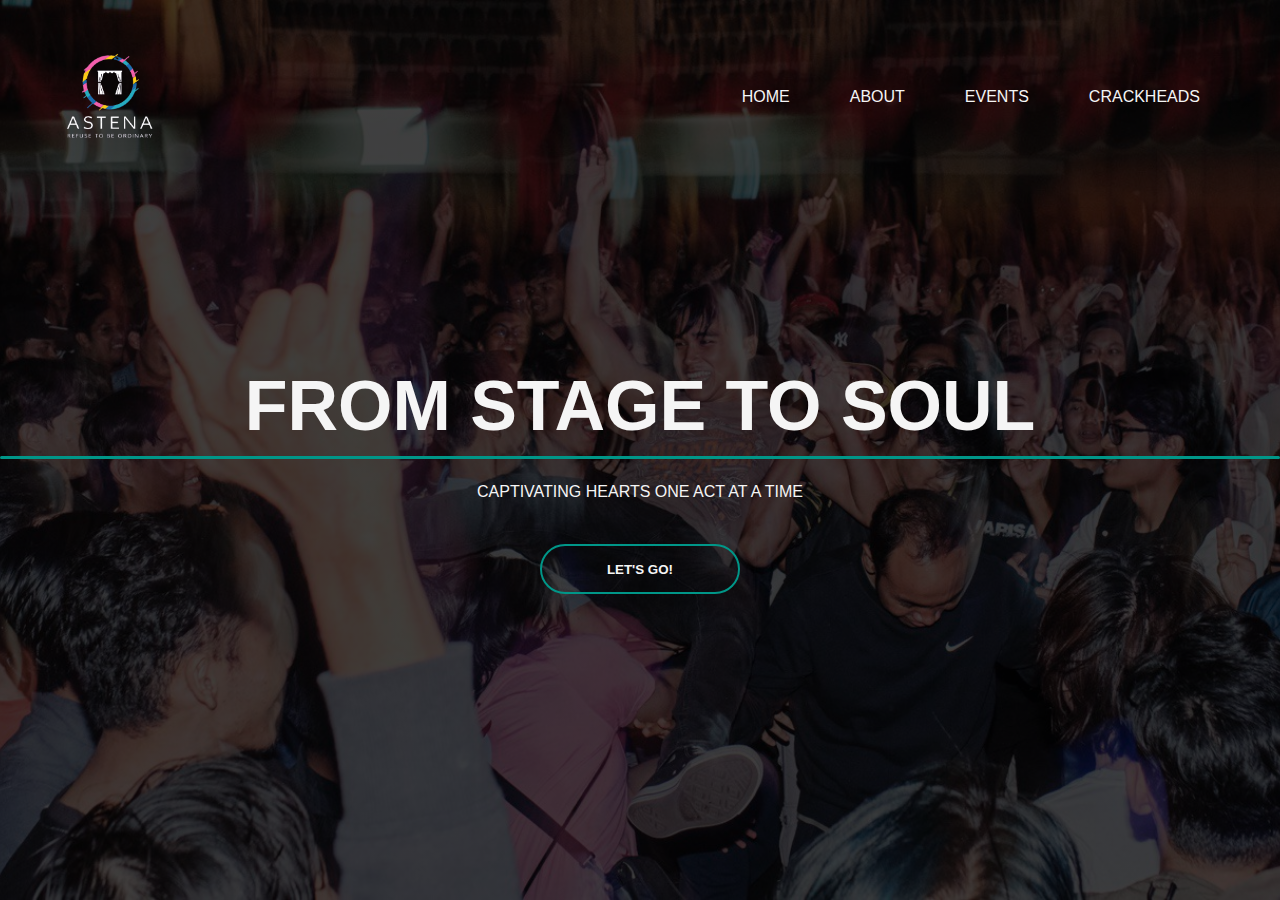
<file: index.html>
<!DOCTYPE html>
<html lang="en">
<head>
    <meta charset="UTF-8">
    <meta http-equiv=“X-UA-Compatible” content=“ie=edge”>
    <meta name=“viewport” content=“width=device-width, initial-scale=1.0”>
    <title>Sunny Rain</title>
    <!-- ==== CSS ==== -->
    <link rel="stylesheet" type="text/css" href="style.css">
</head>
<body>
     <!-- Navbar -->
    <nav class="navbar">
        <img src="astena_logo.png" class="logo">
        <ul class="nav-links">
            <li><a href="#">Home</a></li>
            <li><a href="#">About</a></li>
            <li><a href="#">Events</a></li>
            <li><a href="#">Crackheads</a></li>
        </ul>
        <img src="menu-btn.png" alt="" class="menu-btn">
    </nav>

    <header>
        <div class="header-content">
            <h1>From Stage to Soul</h1>
            <div class="line"></div>
            <p>Captivating Hearts One Act at a Time</p>
            <div>
                <button type="button"><span></span>LET'S GO!</button>
            </div>
        </div>
    </header>


    <script>
        const menuBtn = document.querySelector('.menu-btn')
        const navlinks = document.querySelector('.nav-links')

        menuBtn.addEventListener('click', () => {
            navlinks.classList.toggle('mobile-menu')
        })
    </script>
</body>
</html>
</file>
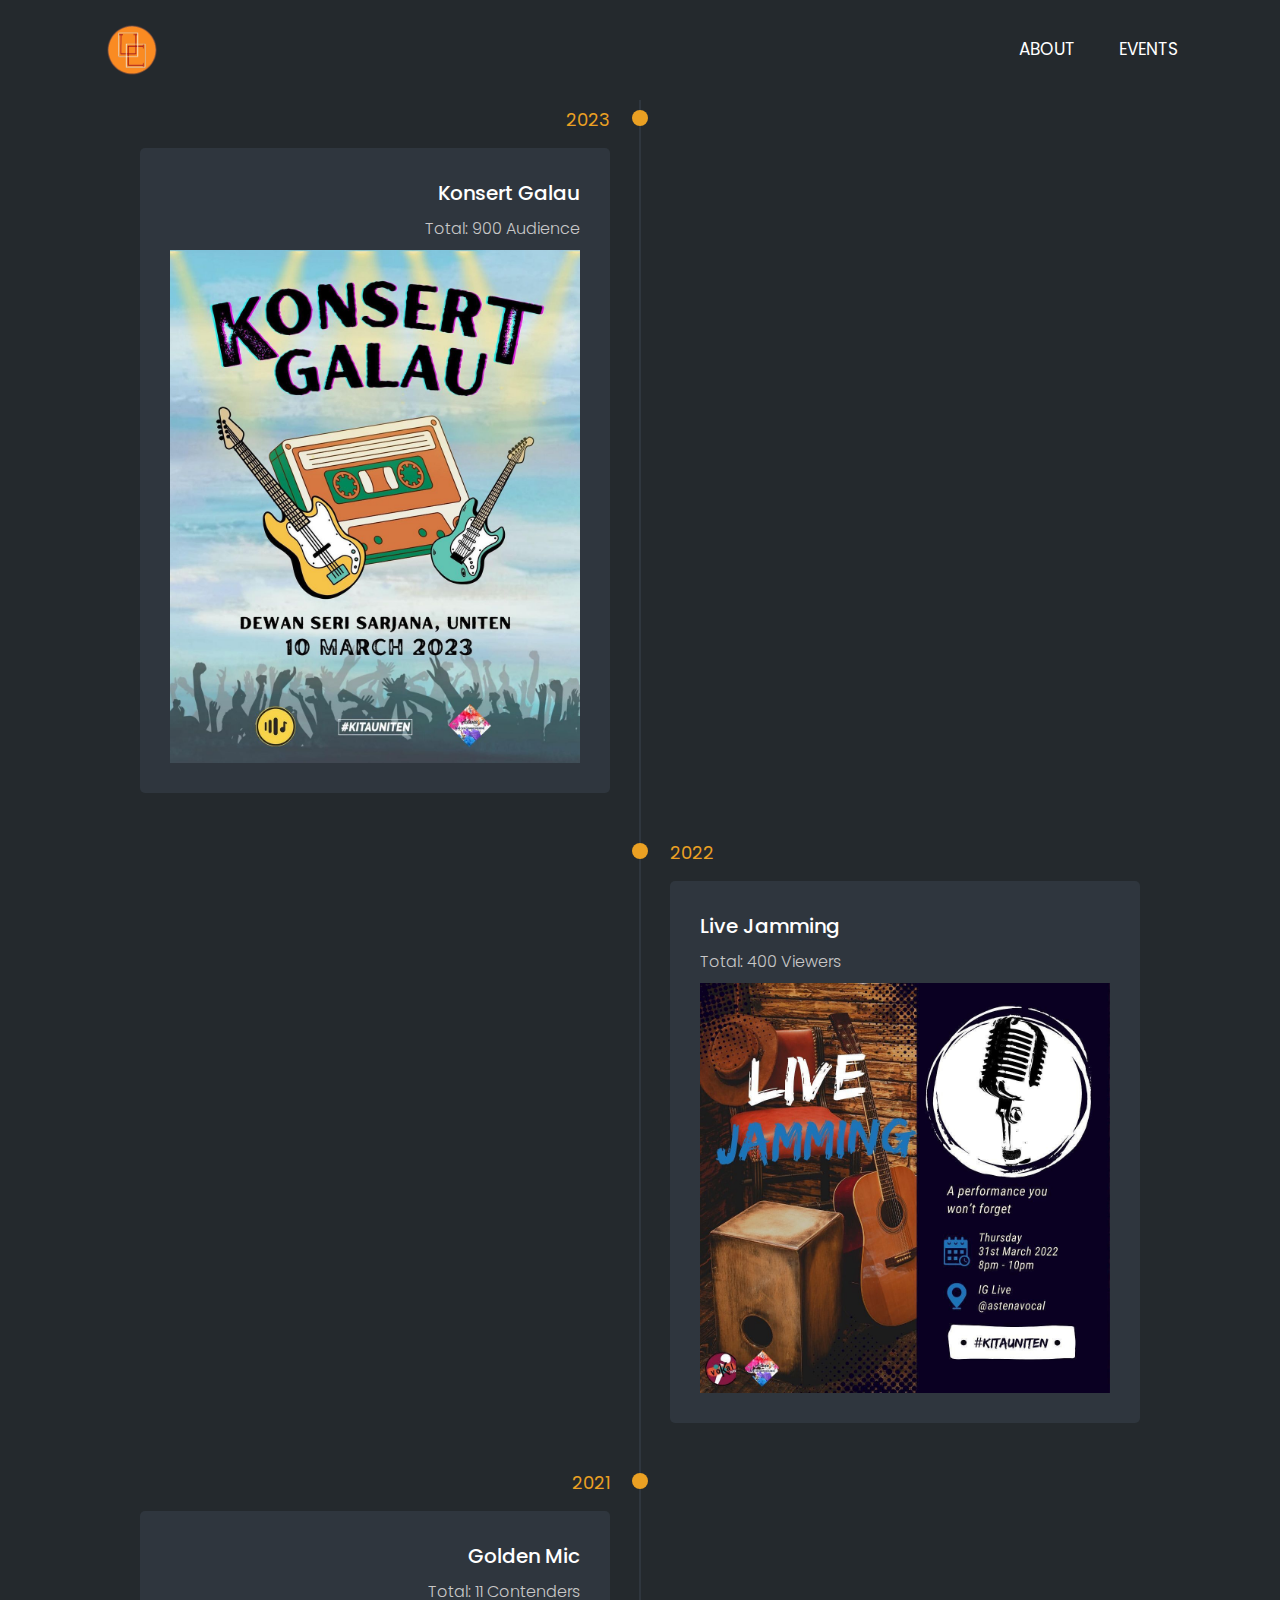
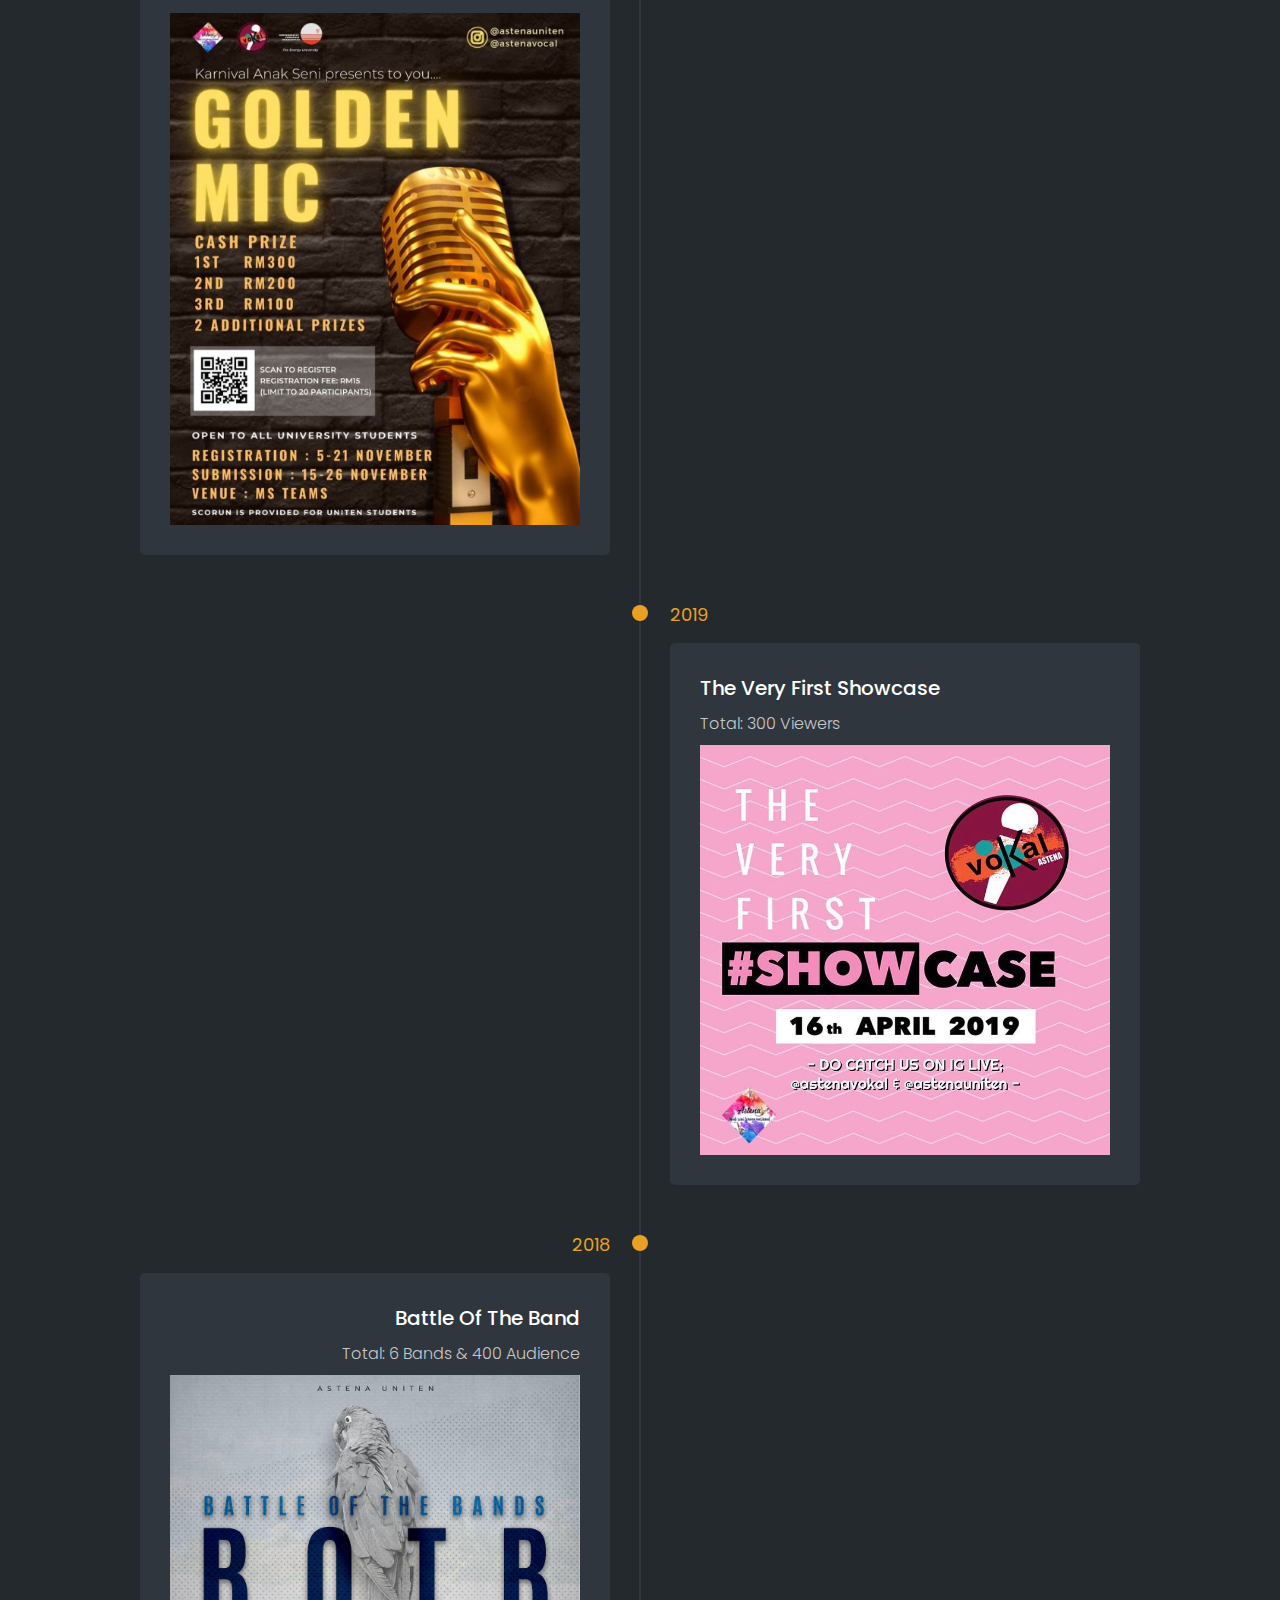
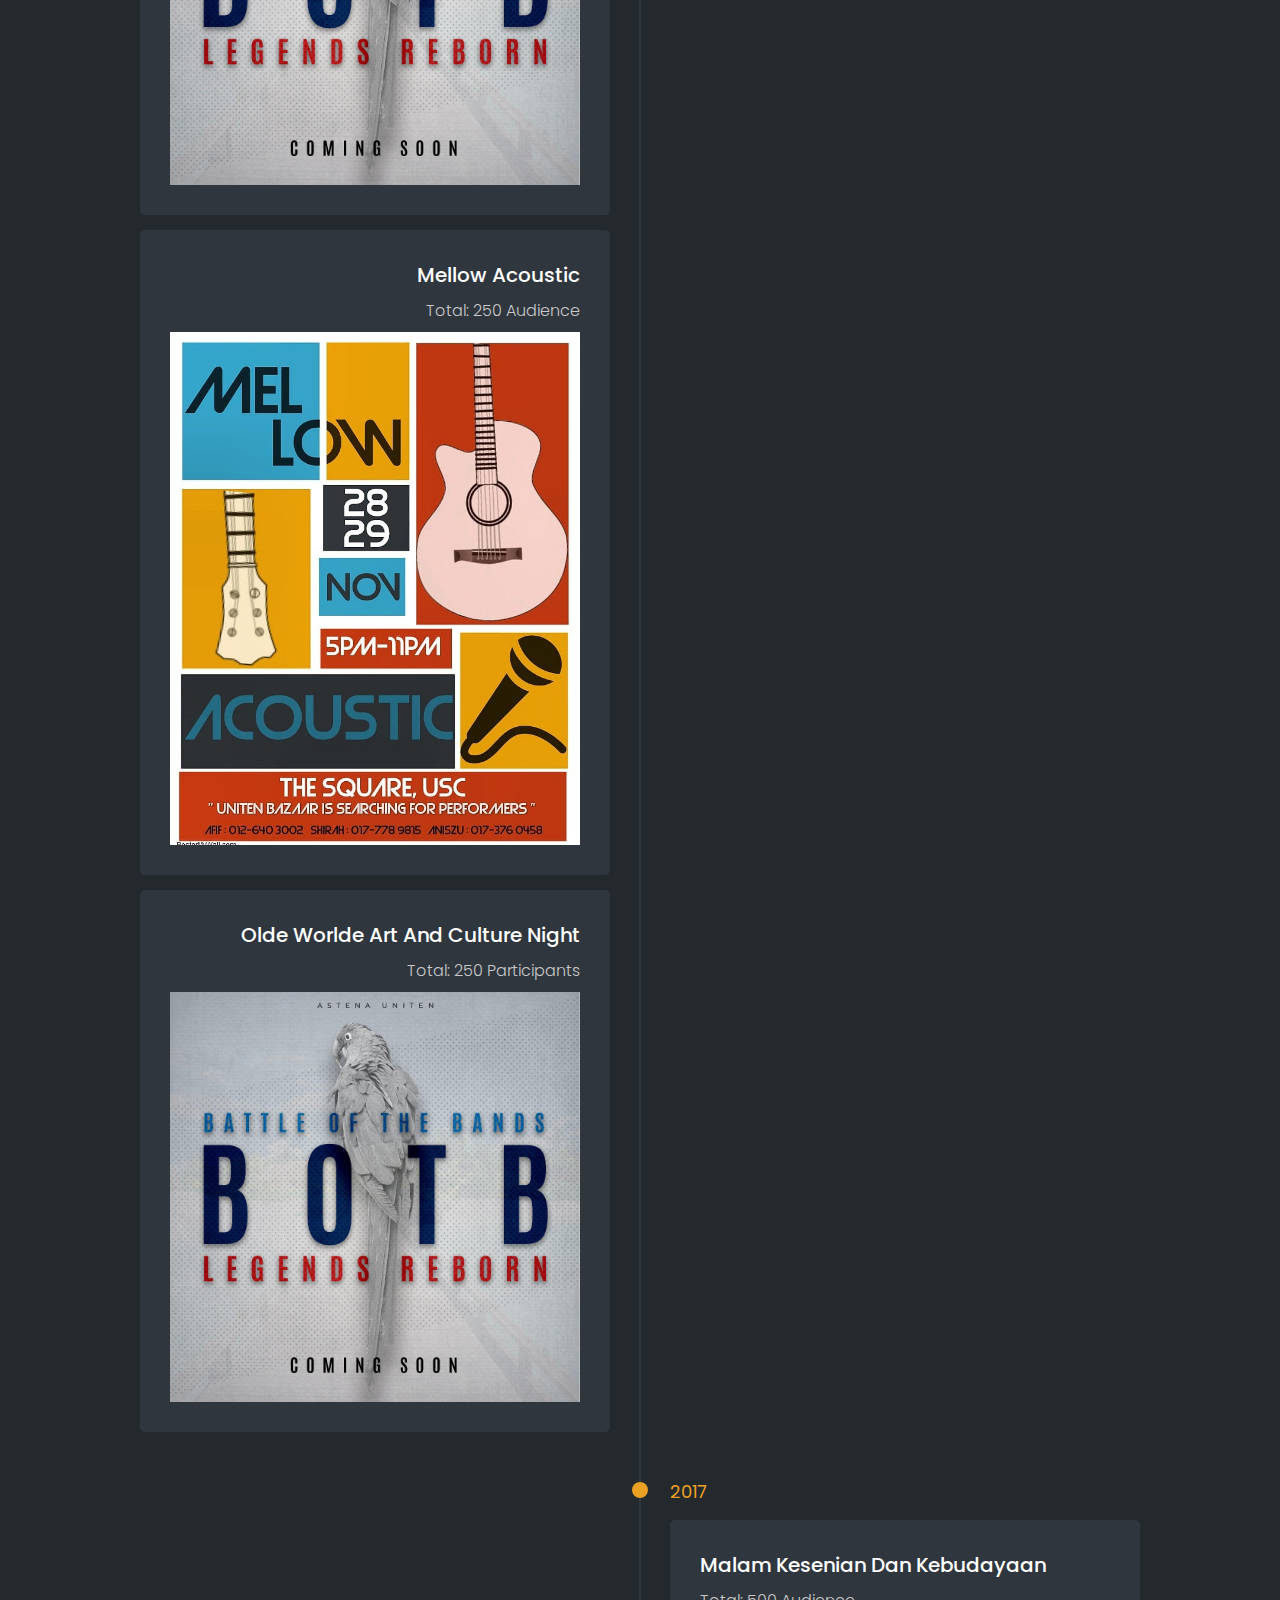
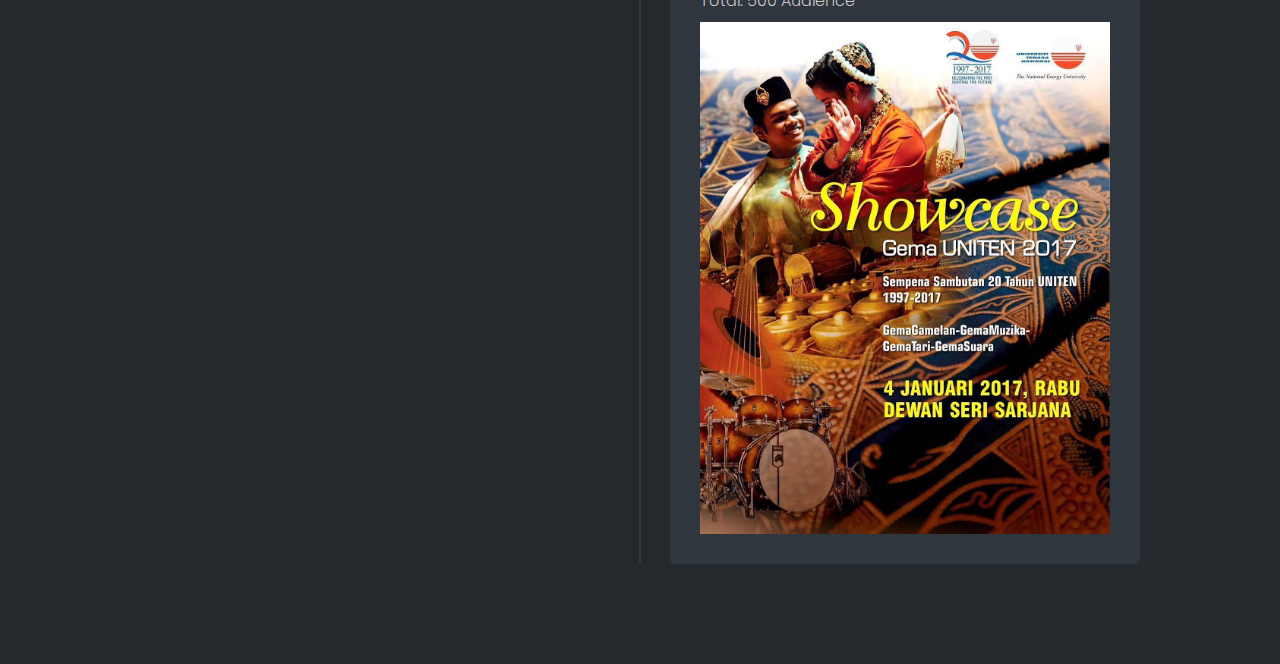
<file: unidentifiedculture/event.html>
<!DOCTYPE html>
<html lang="en">

<head>
    <meta charset="UTF-8">
    <meta http-equiv=“X-UA-Compatible” content=“ie=edge”>
    <meta name=“viewport” content=“width=device-width, initial-scale=1.0”>
    <title>Unidentified Culture</title>
    <link rel="icon" type="image/x-icon" href="logo.png">
    <link rel="stylesheet" type="text/css" href="../unidentifiedculture/style.css">
</head>

<body>
    <section class="timeline-section">
        <nav>
            <img src="logo.png" class="logo">
            <ul>
                <li><a href="about.html">ABOUT</a></li>
                <li><a href="event.html">EVENTS</a></li>
            </ul>
        </nav>
        <div class="timeline-items">
            <div class="timeline-item">
                <div class="timeline-dot"></div>
                <div class="timeline-date">2023</div>
                <div class="timeline-content">
                    <h3>Konsert Galau</h3>
                    <p>Total: 900 Audience</p>
                    <img src="konsert-galau.jpg">
                </div>
            </div>
            <div class="timeline-item">
                <div class="timeline-dot"></div>
                <div class="timeline-date">2022</div>
                <div class="timeline-content">
                    <h3>Live Jamming</h3>
                    <p>Total: 400 Viewers</p>
                    <img src="live-jamming.jpg">
                </div>
            </div>
            <div class="timeline-item">
                <div class="timeline-dot"></div>
                <div class="timeline-date">2021</div>
                <div class="timeline-content">
                    <h3>Golden Mic</h3>
                    <p>Total: 11 Contenders</p>
                    <img src="golden-mic.jpg">
                </div>
            </div>
            <div class="timeline-item">
                <div class="timeline-dot"></div>
                <div class="timeline-date">2019</div>
                <div class="timeline-content">
                    <h3>The Very First Showcase</h3>
                    <p>Total: 300 Viewers</p>
                    <img src="first-showcase.jpg">
                </div>
            </div>
            <div class="timeline-item">
                <div class="timeline-dot"></div>
                <div class="timeline-date">2018</div>
                <div class="timeline-content">
                    <h3>Battle of The Band</h3>
                    <p>Total: 6 Bands & 400 Audience</p>
                    <img src="botb-2018.jpg">
                </div>
                <div class="timeline-content">
                    <h3>Mellow Acoustic</h3>
                    <p>Total: 250 Audience</p>
                    <img src="melow-acoustic.jpg">
                </div>
                <div class="timeline-content">
                    <h3>Olde Worlde Art and Culture Night</h3>
                    <p>Total: 250 Participants</p>
                    <img src="botb-2018.jpg">
                </div>
            </div>
            <div class="timeline-item">
                <div class="timeline-dot"></div>
                <div class="timeline-date">2017</div>
                <div class="timeline-content">
                    <h3>Malam Kesenian dan Kebudayaan</h3>
                    <p>Total: 500 Audience</p>
                    <img src="showcase-gema.jpg">
                </div>
            </div>
        </div>
    </section>
</body>

</html>
</file>
<file: style.css>
/* Google Fonts */
@import url('https://fonts.googleapis.com/css2?family=Poppins');

/* ==== Global ====*/
*{
    margin: 0;
    padding: 0;
    box-sizing: border-box;
    font-family: Verdana, Geneva, Tahoma, sans-serif;
}
a{
    color: whitesmoke;
    text-decoration: none;
    text-transform: uppercase;
}
ul{
    list-style: none;
}

/* Header */
header{
    width: 100vw;
    height: 100vh;
    background-image: linear-gradient(rgba(0,0,0,0.75),rgba(0,0,0,0.75)),url(header_bg.jpg);
    background-size: cover;
    background-position: center;
}
.header-content{
    width: 100%;
    position: absolute;
    top: 50%;
    transform: translateY(-50%);
    text-align: center;
    color: whitesmoke;
}
.header-content h1{
    font-size: 70px;
    margin-top: 80px;
    text-transform: uppercase;
}
.line{
    width: auto;
    height: 3px;
    background: #009688;
    margin: 10px auto;
    border-radius: 5px;
}
.header-content p{
    margin: 20px auto;
    font-weight: 100;
    line-height: 25px;
    text-transform: uppercase;
}
button{
    height: 50px;
    width: 200px;
    padding: 15px 0;
    text-align: center;
    margin: 20px 10px;
    border-radius: 25px;
    font-weight: bold;
    border: 2px solid #009688;
    background: transparent;
    color: whitesmoke;
    cursor: pointer;
    position: relative;
    overflow: hidden;
}
span{
    background: #009688;
    height: 100%;
    width: 0;
    border-radius: 25px;
    position: absolute;
    left: 0;
    bottom: 0;
    z-index: -1;
    transition: 0.5s;
}
button:hover span{
    width: 100%;
}
button:hover{
    border: none;
}

/* Navbar */
.logo{
    width: 120px;
    cursor: pointer;
}
.navbar{
    display: flex;
    position: absolute;
    top: 0;
    left: 0;
    width: 100%;
    justify-content: space-between;
    padding: 50px;
}
.nav-links{
    display: flex;
    align-items: center;
}
.nav-links li{
    margin: 0 30px;
}
.menu-btn{
    position: absolute;
    top: 30px;
    right: 30px;
    z-index: 1;
    width: 40px;
    margin: 20px;
    cursor: pointer;
    display: none;
}

/* Mobile Device */
@media only screen and (max-width:850px){
    .menu-btn{
        display: block;
    }
    .navbar{
        padding: 0;
    }
    .logo{
        position: absolute;
        top: 30px;
        left: 30px;
        z-index: 2;
    }
    .nav-links{
        flex-direction: column;
        width: 100%;
        height: 100vh;
        justify-content: center;
        background: #009688;
        z-index: 1;
        margin-top: -1500px;
        transition: all 0.5s ease;
    }
    .mobile-menu{
        margin-top: 0px;
    }
    .nav-links li{
        margin: 30px auto;
    }
}
</file>
<file: unidentifiedculture/style.css>
@import url("https://fonts.googleapis.com/css2?family=Poppins");

* {
  margin: 0;
  padding: 0;
  box-sizing: border-box;
  font-family: "Poppins", sans-serif;
}

.banner {
  width: 100%;
  height: 100vh;
  background-image: linear-gradient(rgba(5, 0, 27, 0.3), rgba(12, 3, 51, 0.3));
  position: relative;
  padding: 0 5%;
  display: flex;
  align-items: center;
  justify-content: center;
}

.back-video {
  position: absolute;
  right: 0;
  bottom: 0;
  z-index: -1;
}

nav {
  width: 100%;
  position: absolute;
  top: 0;
  left: 0;
  padding: 20px 8%;
  display: flex;
  align-items: center;
  justify-content: space-between;
}
nav .logo {
  width: 60px;
}
nav ul li {
  list-style: none;
  display: inline-block;
  margin-left: 40px;
}
nav ul li a {
  text-decoration: none;
  color: #fff;
  font-size: 17px;
}
li a::after {
  content: "";
  width: 0;
  height: 3px;
  background-color: #fff;
  margin: auto;
  display: block;
}
li a:hover::after {
  width: 100%;
  transition: width 0.1s linear;
}

.content {
  text-align: center;
}
.content h1 {
  font-size: 100px;
  color: #fff;
  font-weight: 600;
}
.content p {
  margin: 20px auto;
  font-weight: 100;
  line-height: 25px;
  text-transform: uppercase;
  color: #fff;
}
.content a {
  text-decoration: none;
  display: inline-block;
  color: #fff;
  font-size: 24px;
  border: 2px solid #fff;
  padding: 14px 70px;
  border-radius: 50px;
  margin-top: 20px;
  transition: background-color 0.3s ease;
}
.content a:hover {
  background-color: #ab20fd;
  border-color: #ab20fd;
}

.timeline-section {
  background-color: #24292d;
  min-height: 100vh;
  padding: 100px 15px;
}
.timeline-items {
  max-width: 1000px;
  margin: auto;
  display: flex;
  flex-wrap: wrap;
  position: relative;
}
.timeline-items::before {
  content: "";
  position: absolute;
  width: 2px;
  height: 100%;
  background-color: #2f363e;
  left: calc(50% - 1px);
}
.timeline-item {
  margin-bottom: 40px;
  width: 100%;
  position: relative;
}
.timeline-item:last-child {
  margin-bottom: 0;
}
.timeline-item:nth-child(odd) {
  padding-right: calc(50% + 30px);
  text-align: right;
}
.timeline-item:nth-child(even) {
  padding-left: calc(50% + 30px);
}
.timeline-dot {
  height: 16px;
  width: 16px;
  background-color: #eaa023;
  position: absolute;
  left: calc(50% - 8px);
  border-radius: 50%;
  top: 10px;
}
.timeline-date {
  font-size: 18px;
  color: #eaa023;
  margin: 6px 0 15px;
}
.timeline-content {
  background-color: #2f363e;
  padding: 30px;
  border-radius: 5px;
  margin-top: 15px;
}
.timeline-content h3 {
  font-size: 20px;
  color: #ffffff;
  margin: 0 0 10px;
  text-transform: capitalize;
  font-weight: 500;
}
.timeline-content p {
  color: #c8c8c8;
  font-size: 16px;
  font-weight: 300;
  line-height: 22px;
}
.timeline-content img {
  max-width: 100%;
  height: auto;
  display: block;
  margin: 0 auto;
  margin-top: 10px;
}

/* RESPONSIVE */
@media (max-width: 767px) {
  .timeline-items::before {
    left: 7px;
  }
  .timeline-item:nth-child(odd) {
    padding-right: 0;
    text-align: left;
  }
  .timeline-item:nth-child(odd),
  .timeline-item:nth-child(even) {
    padding-left: 37px;
  }
  .timeline-dot {
    left: 0;
  }
}

@media (min-aspect-ratio: 16/9) {
  .back-video {
    width: 100%;
    height: auto;
  }
}

@media (max-aspect-ratio: 16/9) {
  .back-video {
    width: auto;
    height: 100%;
  }
}
</file>
